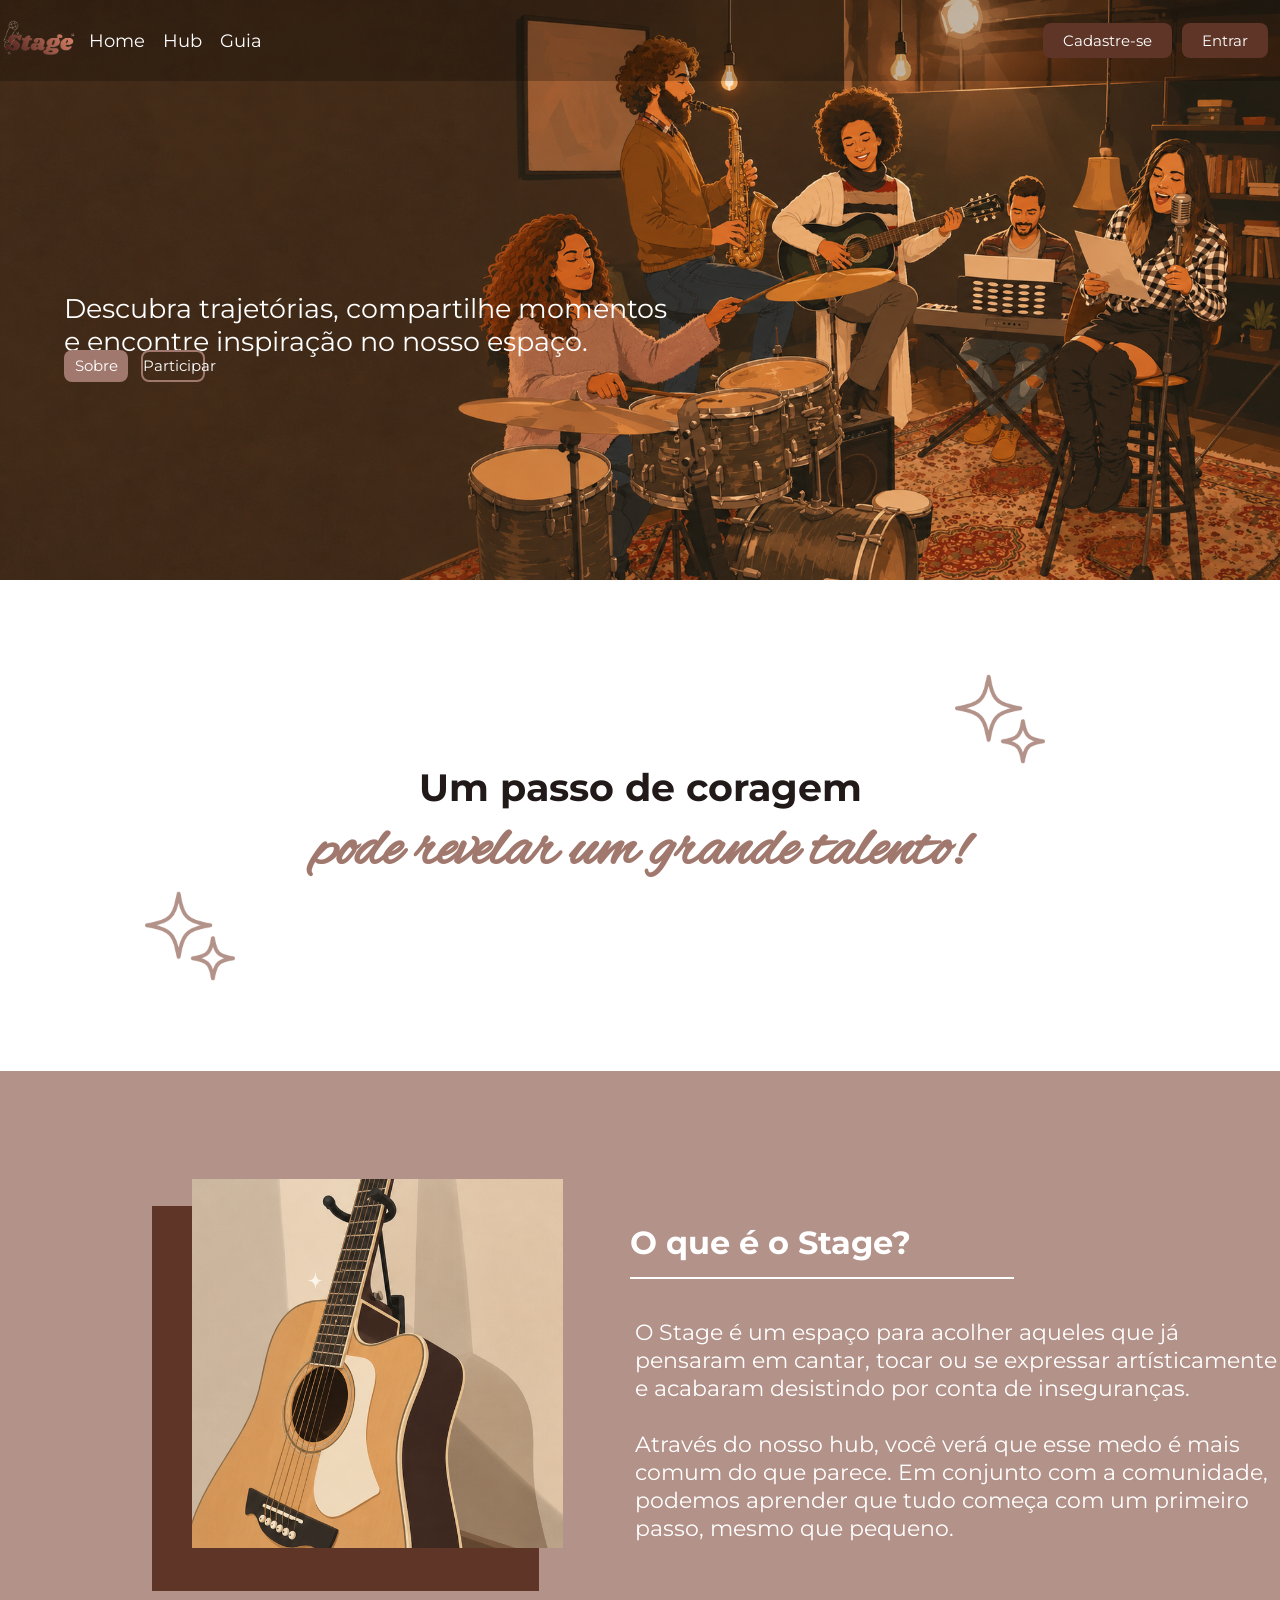
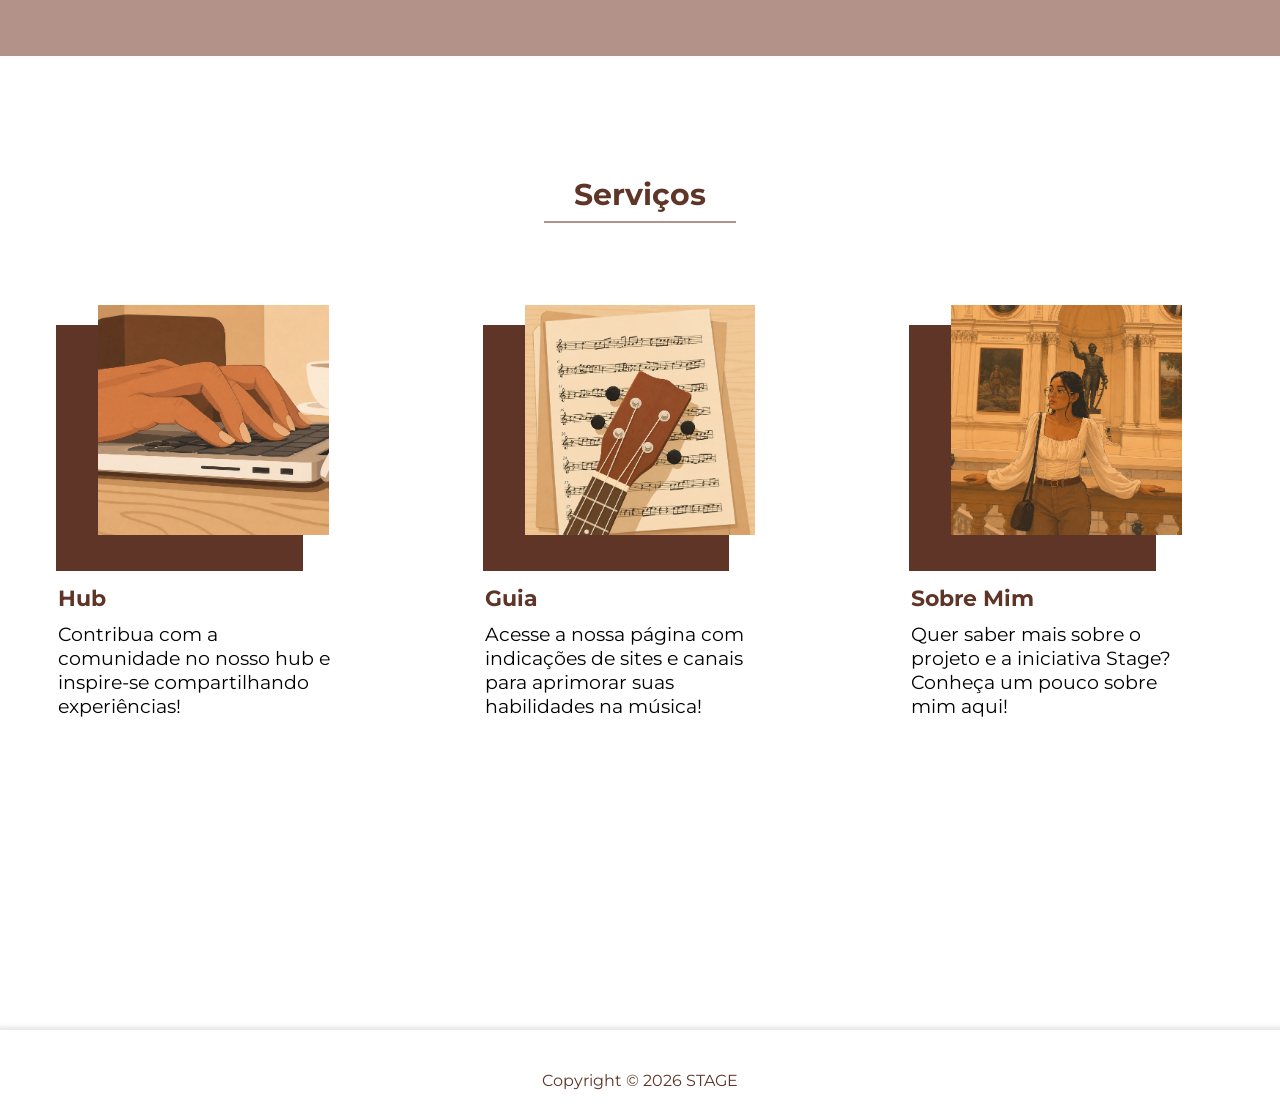
<file: public/index.html>
<!doctype html>
<html lang="en">
  <head>
    <meta charset="UTF-8" />
    <meta name="viewport" content="width=device-width, initial-scale=1.0" />
    <title>Stage - Home</title>
    <link rel="stylesheet" href="./css/index.css" />
  </head>
  <body>
    <header>
      <nav>
        <div class="container-logo-link">
          <div class="logo">
            <img src="./assets/img/logo.png" alt="" />
          </div>

          <div>
            <div class="link">
              <a href="index.html">Home</a>
              <a href="hub.html">Hub</a>
              <a href="guia.html">Guia</a>
            </div>
          </div>
        </div>

        <div class="container-botoes">
          <a href="cadastro.html"
            ><button id="btnCadastro" class="acess" style="display: block">
              Cadastre-se
            </button></a
          >
          <a href="login.html"
            ><button id="btnLogin" class="acess" style="display: block">
              Entrar
            </button></a
          >
          <a href="./dashboard.html"
            ><button id="btnDashboard" class="acess" style="display: none">
              Dashboard
            </button></a
          >
          <button
            onclick="sair()"
            class="exit"
            id="btnSair"
            style="display: none"
          >
            Sair
          </button>
        </div>
      </nav>

      <div class="container-banner">
        <img src="./assets/img/background_home.png" alt="Microfone" />
        <span class="fraseEfeito"
          >Descubra trajetórias, compartilhe momentos <br />
          e encontre inspiração no nosso espaço.</span
        >
        <a href="./about.html"><button class="start">Sobre</button></a>
        <a href="./hub.html"> <button class="coment">Participar</button></a>
      </div>
    </header>

    <main>
      <div class="container-texto">
        <img class="estrela1" src="./assets/img/estrelas.png" alt="" />
        <span class="fraseEfeitoMain"> Um passo de coragem </span>
        <span class="fraseEfeitoColorida">
          pode revelar um grande talento!
        </span>
        <img class="estrela2" src="./assets/img/estrelas.png" alt="" />
      </div>

      <div class="container-sobre">
        <img class="violao" src="./assets/img/violao_about.png" alt="" />

        <div class="tituloSobre">O que é o Stage?</div>

        <div class="sobre">
          O Stage é um espaço para acolher aqueles que já pensaram em cantar,
          tocar ou se expressar artísticamente e acabaram desistindo por conta
          de inseguranças.
          <br /><br />Através do nosso hub, você verá que esse medo é mais comum
          do que parece. Em conjunto com a comunidade, podemos aprender que tudo
          começa com um primeiro passo, mesmo que pequeno.
        </div>
      </div>

      <div class="container-servicos">
        <div class="tituloServicos">Serviços</div>

        <div class="card">
          <a href="./hub.html"><img src="./assets/img/logo_blog.png" alt="" class="imgCard" /></a>
          <a href="./hub.html"><div class="subtitulo">Hub</div></a>
          <div class="texto">
            Contribua com a comunidade no nosso hub e inspire-se compartilhando
            experiências!
          </div>
        </div>

        <div class="card">
          <a href="./guia.html"><img src="./assets/img/logo_dicas.png" alt="" class="imgCard" /></a>
          <a href="./guia.html"><div class="subtitulo">Guia</div></a>
          <div class="texto">
            Acesse a nossa página com indicações de sites e canais para
            aprimorar suas habilidades na música!
          </div>
        </div>

        <div class="card">
          <a href="./about.html"><img src="./assets/img/about-home.png" alt="" class="imgCard"/></a>
          <a href="./about.html"><div class="subtitulo">Sobre Mim</div></a>
          <div class="texto">
            Quer saber mais sobre o projeto e a iniciativa Stage? Conheça um
            pouco sobre mim aqui!
          </div>
        </div>
      </div>
    </main>

    <footer>
      <div class="copy">Copyright © 2026 STAGE</div>
    </footer>
  </body>
</html>

<script>
  window.onload = function () {
    verificarAdm();
    alterarBotao();
  };

  function verificarAdm() {
    let adm = sessionStorage.ADM;
    if (adm == 1) {
      document.getElementById("btnDashboard").style.display = "block";
    }
  }

  function alterarBotao() {
    if (sessionStorage.ID_USUARIO) {
      document.getElementById("btnCadastro").style.display = "none";
      document.getElementById("btnLogin").style.display = "none";
      document.getElementById("btnSair").style.display = "block";
    }
  }

  function sair() {
    sessionStorage.clear();
    window.location = "index.html";
  }
</script>
</file>
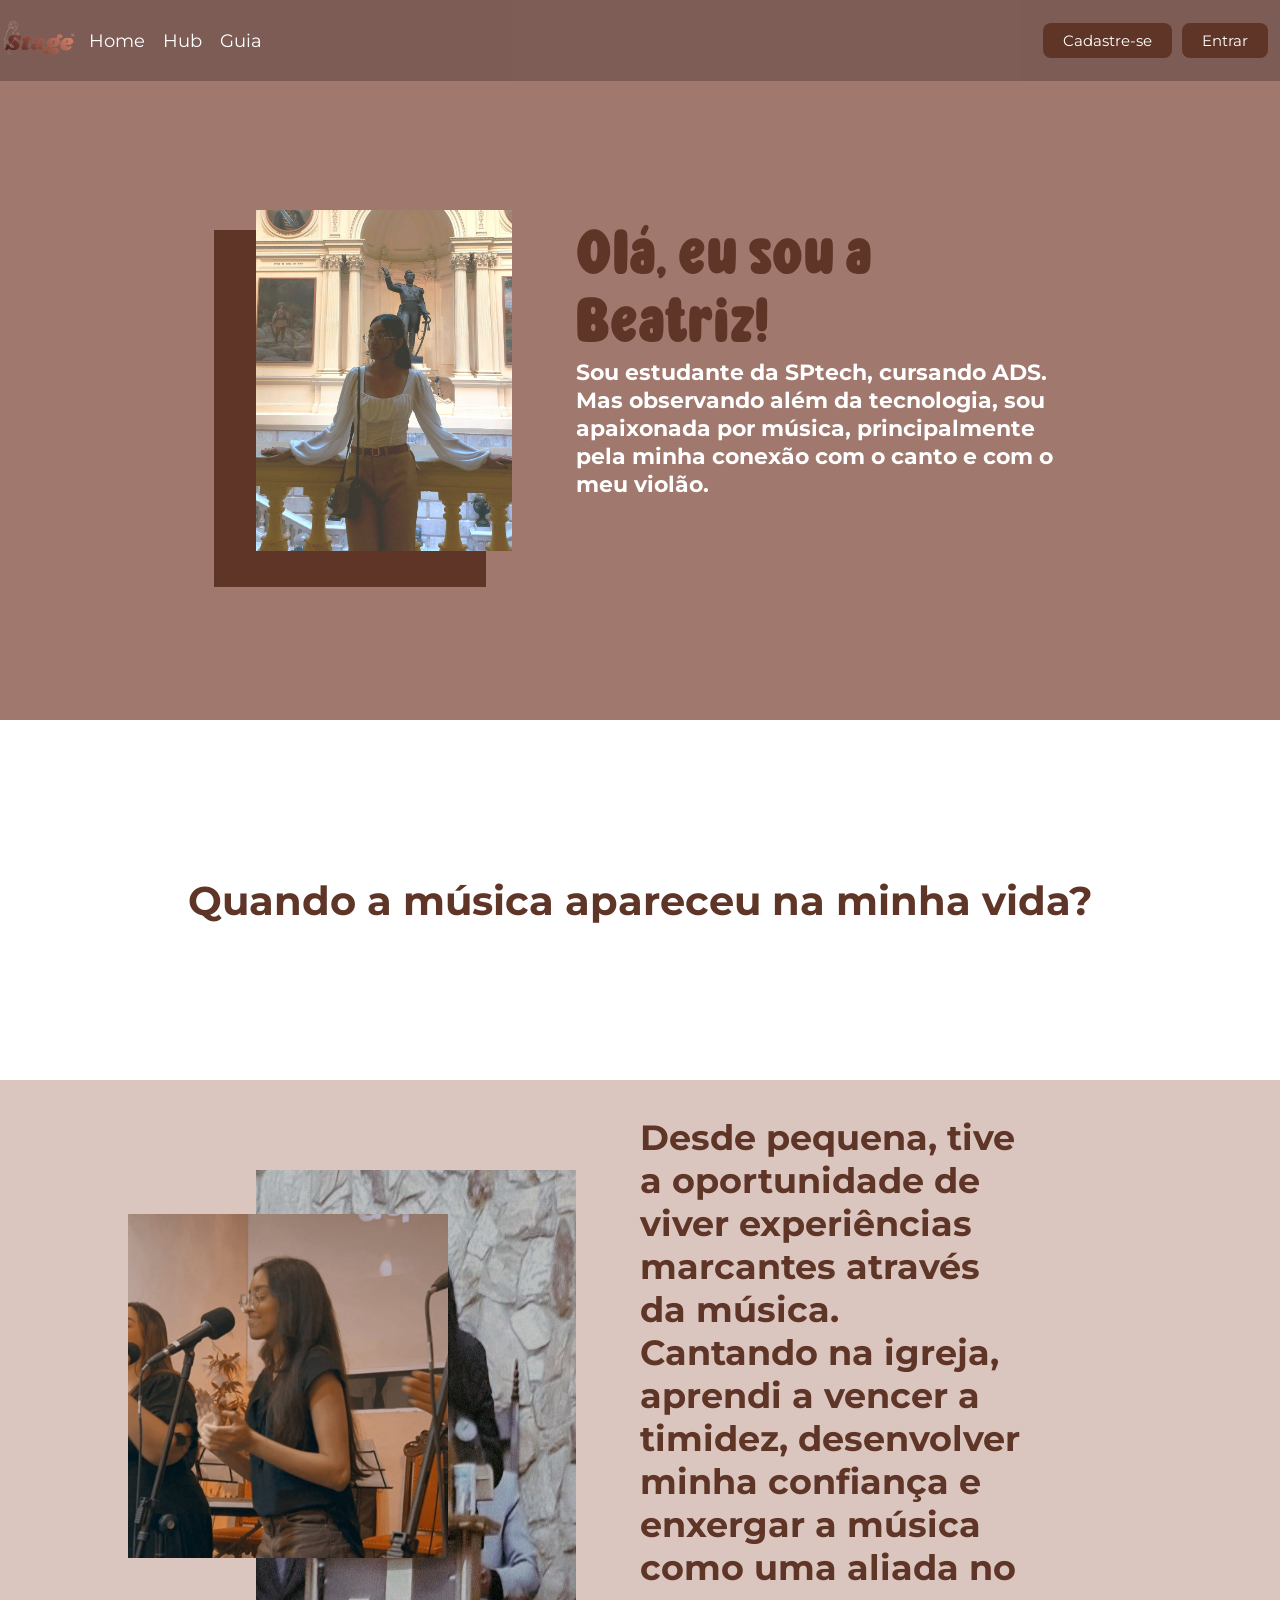
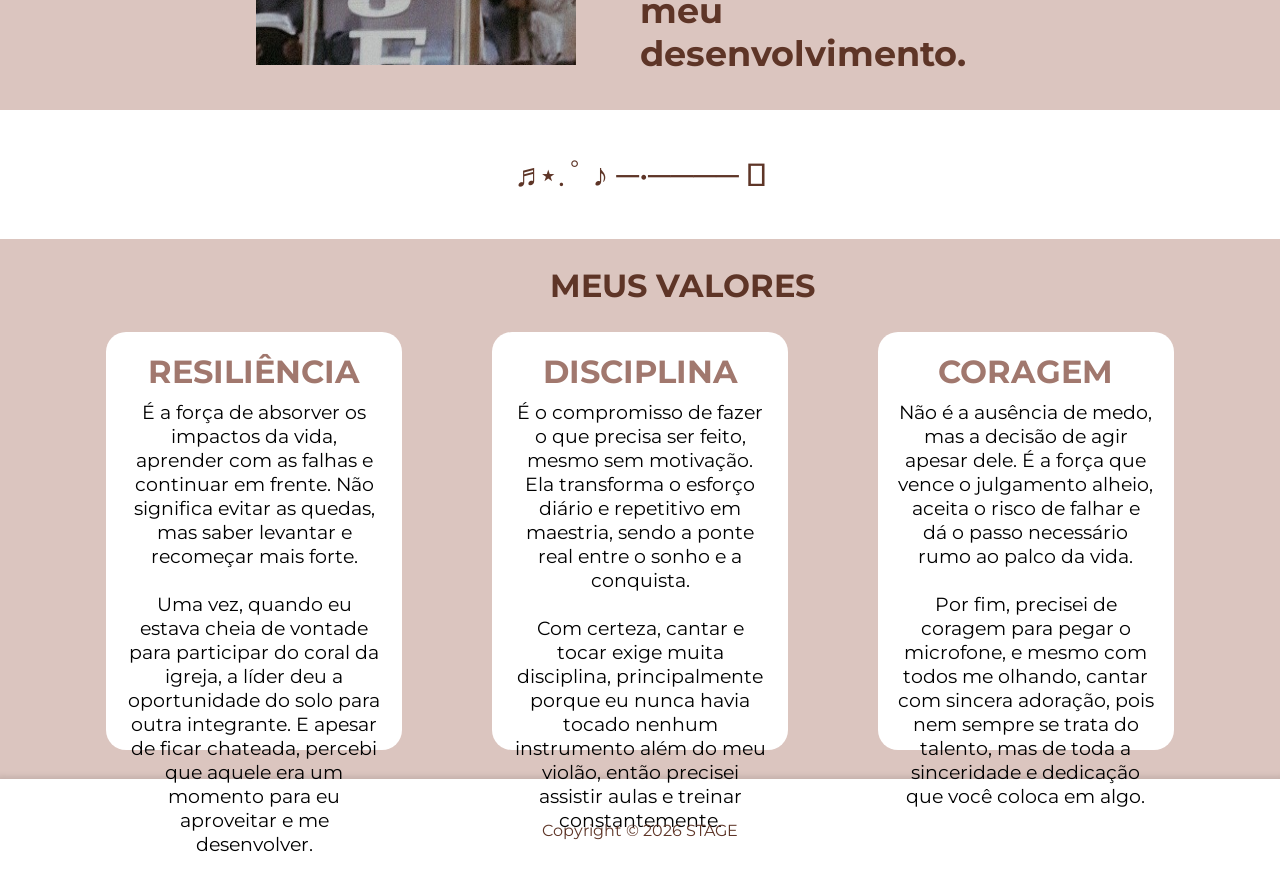
<file: public/about.html>
<!DOCTYPE html>
<html lang="en">
<head>
    <meta charset="UTF-8">
    <meta name="viewport" content="width=device-width, initial-scale=1.0">
    <title>Sobre Mim</title>
    <link rel="stylesheet" href="./css/about.css">
</head>
<body>
   <header>
      <nav>
        <div class="container-logo-link">
          <div class="logo">
            <img src="./assets/img/logo.png" alt="" />
          </div>

          <div>
            <div class="link">
              <a href="index.html">Home</a>
              <a href="hub.html">Hub</a>
              <a href="guia.html">Guia</a>
            </div>
          </div>
        </div>

        <div class="container-botoes">
          <a href="cadastro.html"
            ><button id="btnCadastro" class="acess" style="display: block">
              Cadastre-se
            </button></a
          >
          <a href="login.html"
            ><button id="btnLogin" class="acess" style="display: block">
              Entrar
            </button></a
          >
          <a href="./dashboard.html"
            ><button id="btnDashboard" class="acess" style="display: none">
              Dashboard
            </button></a
          >
          <button
            onclick="sair()"
            class="exit"
            id="btnSair"
            style="display: none"
          >
            Sair
          </button>
        </div>
      </nav>
    </header>

    <main>
        <div class="banner">
            <div class="img-banner">
                <img src="./assets/img/about-banner.jpg" alt="" class="cantando">
            </div>

            <div class="texto-banner">
                <div class="frase">Olá, eu sou a Beatriz!</div>
                <div class="descricao">Sou estudante da SPtech, cursando ADS. Mas observando além da tecnologia, 
                  sou apaixonada por música, principalmente pela minha conexão com o canto e com o meu violão.</div>
            </div>
        </div>
        
        <div class="fraseEfeito">
          Quando a música apareceu na minha vida?
        </div>

        <div class="container-linhadavida">
          <img src="./assets/img/about-crianca.jpg" alt="" class="imgCrianca" id="crianca" onmousemove="aparecerImagem()" onmouseleave="voltarImagem()" >
          <img src="./assets/img/about-adulta.jpeg" alt="" class="imgAdulta" id="adulta">
          <div class="descricao">
            Desde pequena, tive a oportunidade de viver experiências marcantes através da música. 
            Cantando na igreja, aprendi a vencer a timidez, desenvolver minha confiança e enxergar a música como uma aliada no meu desenvolvimento.
          </div>
        </div>

        <div class="quebra-linha">♬⋆.˚ ♪ ─•──── 𖦤</div>

        <div class="titulo-valores">MEUS VALORES</div>
        <div class="container-valores">
          <div class="cards">
            <div class="titulo">RESILIÊNCIA</div>
            <div class="descricao">É a força de absorver os impactos da vida, 
            aprender com as falhas e continuar em frente. Não significa evitar as quedas, mas saber levantar e recomeçar mais forte.
            <br> <br>
            Uma vez, quando eu estava cheia de vontade para participar do coral da igreja, a líder deu a oportunidade do solo para outra integrante. E apesar de ficar chateada,
            percebi que aquele era um momento para eu aproveitar e me desenvolver.
          </div>
          </div>
          
          <div class="cards">
            <div class="titulo">DISCIPLINA</div>
            <div class="descricao">É o compromisso de fazer o que precisa ser feito, mesmo sem motivação. 
            Ela transforma o esforço diário e repetitivo em maestria, sendo a ponte real entre o sonho e a conquista.
            <br> <br>
            Com certeza, cantar e tocar exige muita disciplina, 
            principalmente porque eu nunca havia tocado nenhum instrumento além do meu violão, então precisei assistir aulas e treinar constantemente.
          </div>
          </div>

          <div class="cards">
            <div class="titulo">CORAGEM</div>
            <div class="descricao">Não é a ausência de medo, mas a decisão de agir apesar dele. É a força que vence o 
            julgamento alheio, aceita o risco de falhar e dá o passo necessário rumo ao palco da vida.
            <br> <br>
            Por fim, precisei de coragem para pegar o microfone, e mesmo com todos me olhando, cantar com sincera adoração, 
            pois nem sempre se trata do talento, mas de toda a sinceridade e dedicação que você coloca em algo.
          </div>
          </div>
        </div>
    </main>

    <footer>
      <div class="copy">Copyright © 2026 STAGE</div>
    </footer>

</body>
</html>
<script>
  function aparecerImagem() {
    let imagemCrianca = document.getElementById("crianca")
    let imagemAdulta = document.getElementById("adulta")

    imagemCrianca.style.zIndex = 700;
    imagemAdulta.style.zIndex = 0;
  }

 function voltarImagem() {
   let imagemAdulta = document.getElementById("adulta")
   let imagemCrianca = document.getElementById("crianca")

   imagemAdulta.style.zIndex = 400;
   imagemCrianca.style.zIndex = 0;
 } 

</script>
</file>
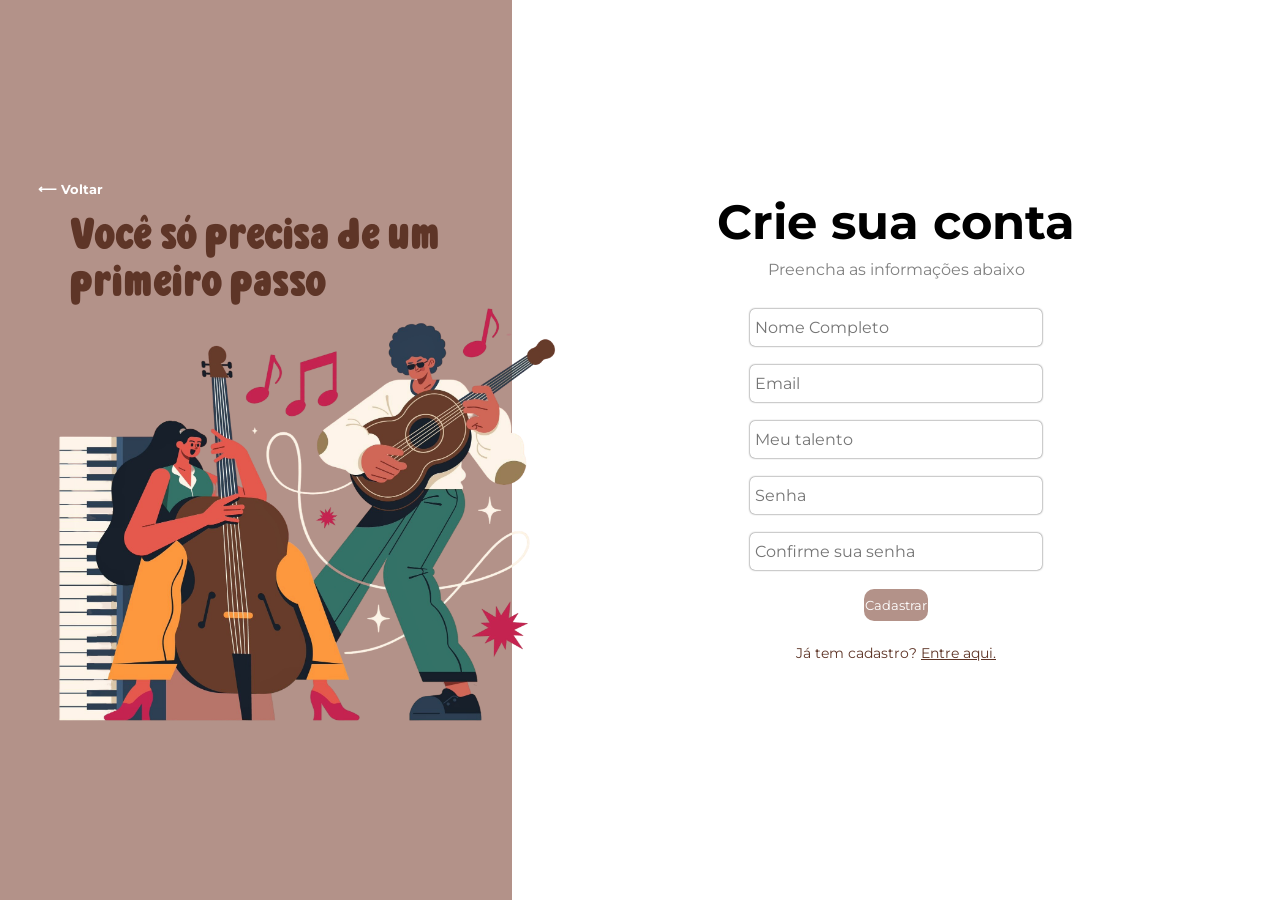
<file: public/cadastro.html>
<!DOCTYPE html>
<html lang="en">
  <head>
    <meta charset="UTF-8">
    <meta name="viewport" content="width=device-width, initial-scale=1.0">
    <title>Cadastro</title>
    <link rel="stylesheet" href="./css/cadastro.css">
  </head>
  <body>
    
    <div class="alerta" id="alertCadastro">
    <span id="mensagem_erro"></span>
    </div>
  <main>
    <div class="container-ilustracao">
        <a href="./index.html"><button class="voltar">⟵ Voltar</button></a>
        <div class="fraseEfeito">Você só precisa de um primeiro passo</div>
        <img class="ilustracao" src="./assets/img/musica-cadastro.png" alt="">
    </div>

    <div class="container-forms">
        <div class="tituloForms">Crie sua conta</div>
        <span class="subtitulo">Preencha as informações abaixo</span>
        <input placeholder="Nome Completo" type="text" id="ipt_nome"> <br>
        <input placeholder="Email" type="text" id="ipt_email"> <br>
        <input placeholder="Meu talento" type="text" id="ipt_vocacao"> <br>
        <input placeholder="Senha" type="password" id="ipt_senha" > <br>
        <input placeholder="Confirme sua senha" type="password" id="ipt_confirmacao"> <br>

        <button onclick="cadastrar()">Cadastrar</button>
        <small>Já tem cadastro? <a href="./login.html">Entre aqui.</small> </a>
        <div id="mensagem" class="mensagem"></div>
    </div>
  </main>
</body>
</html>
<script src="./js/cadastro.js"></script>
</file>
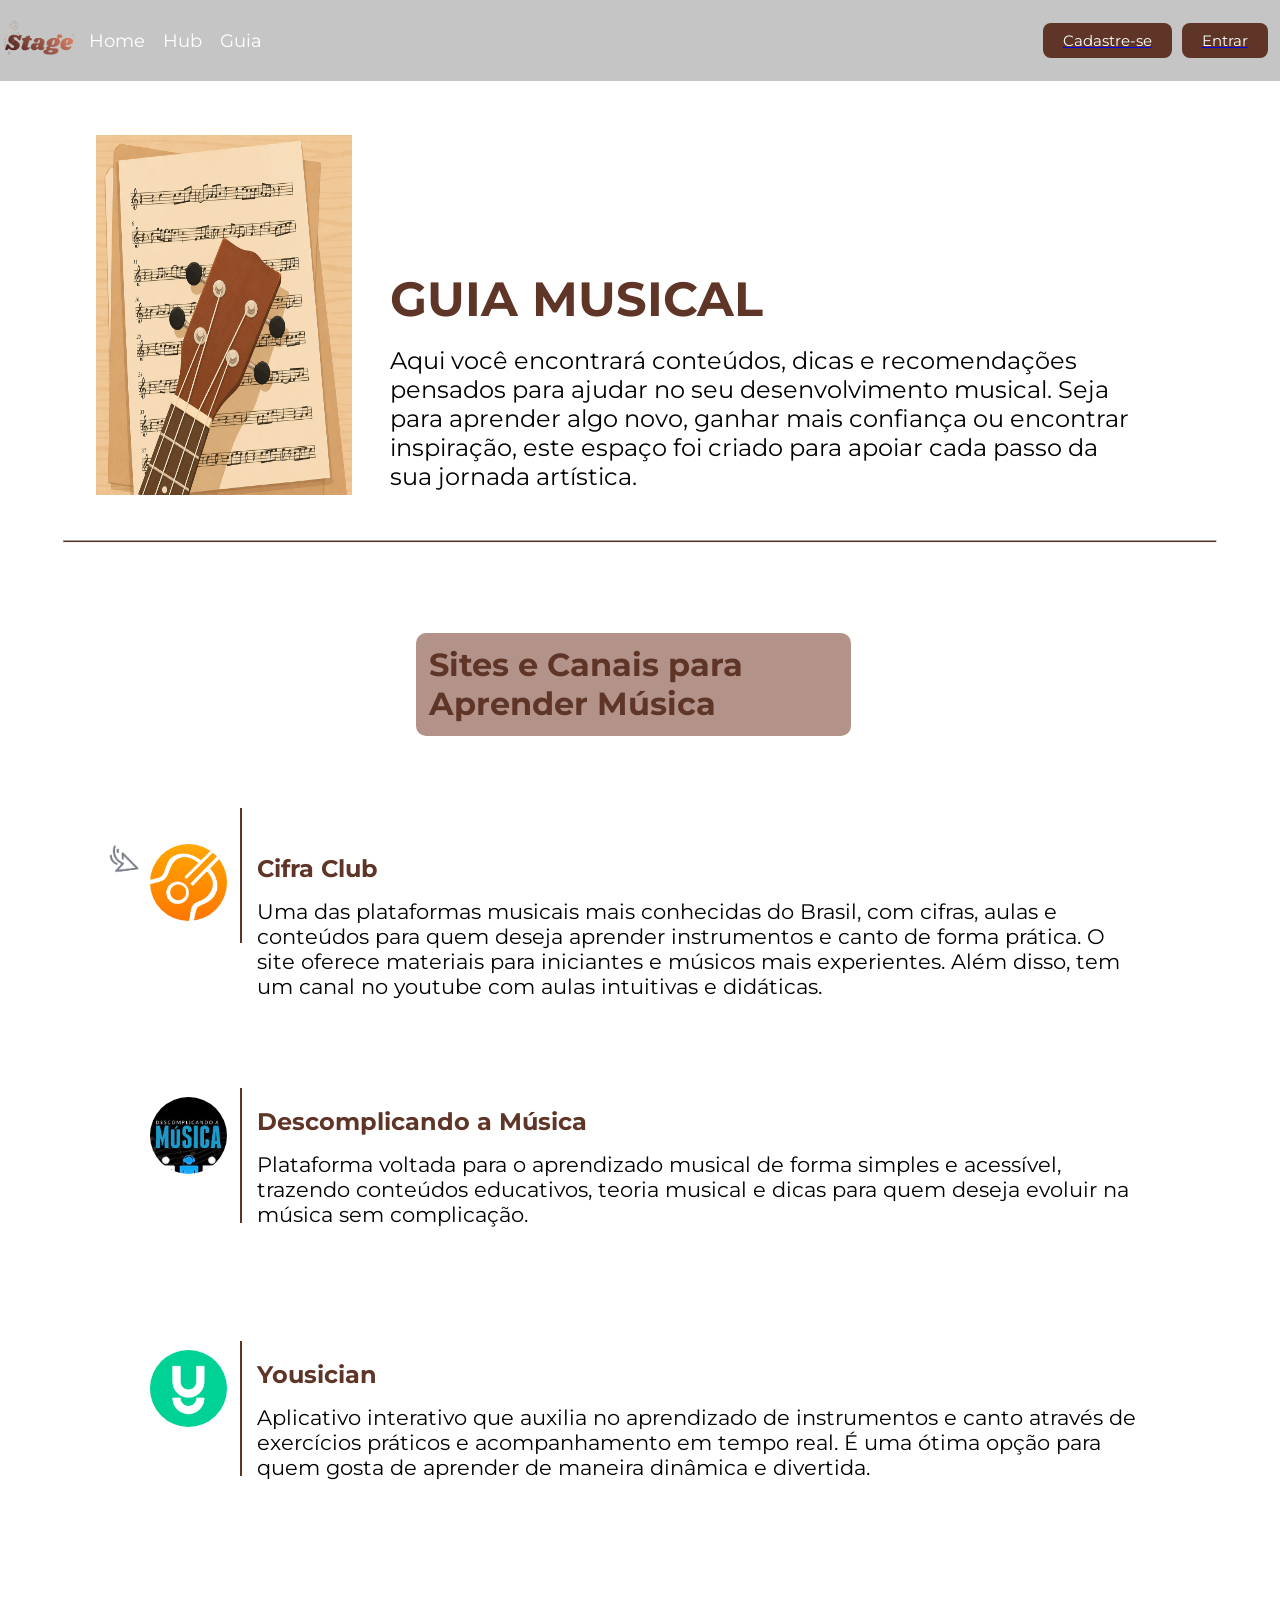
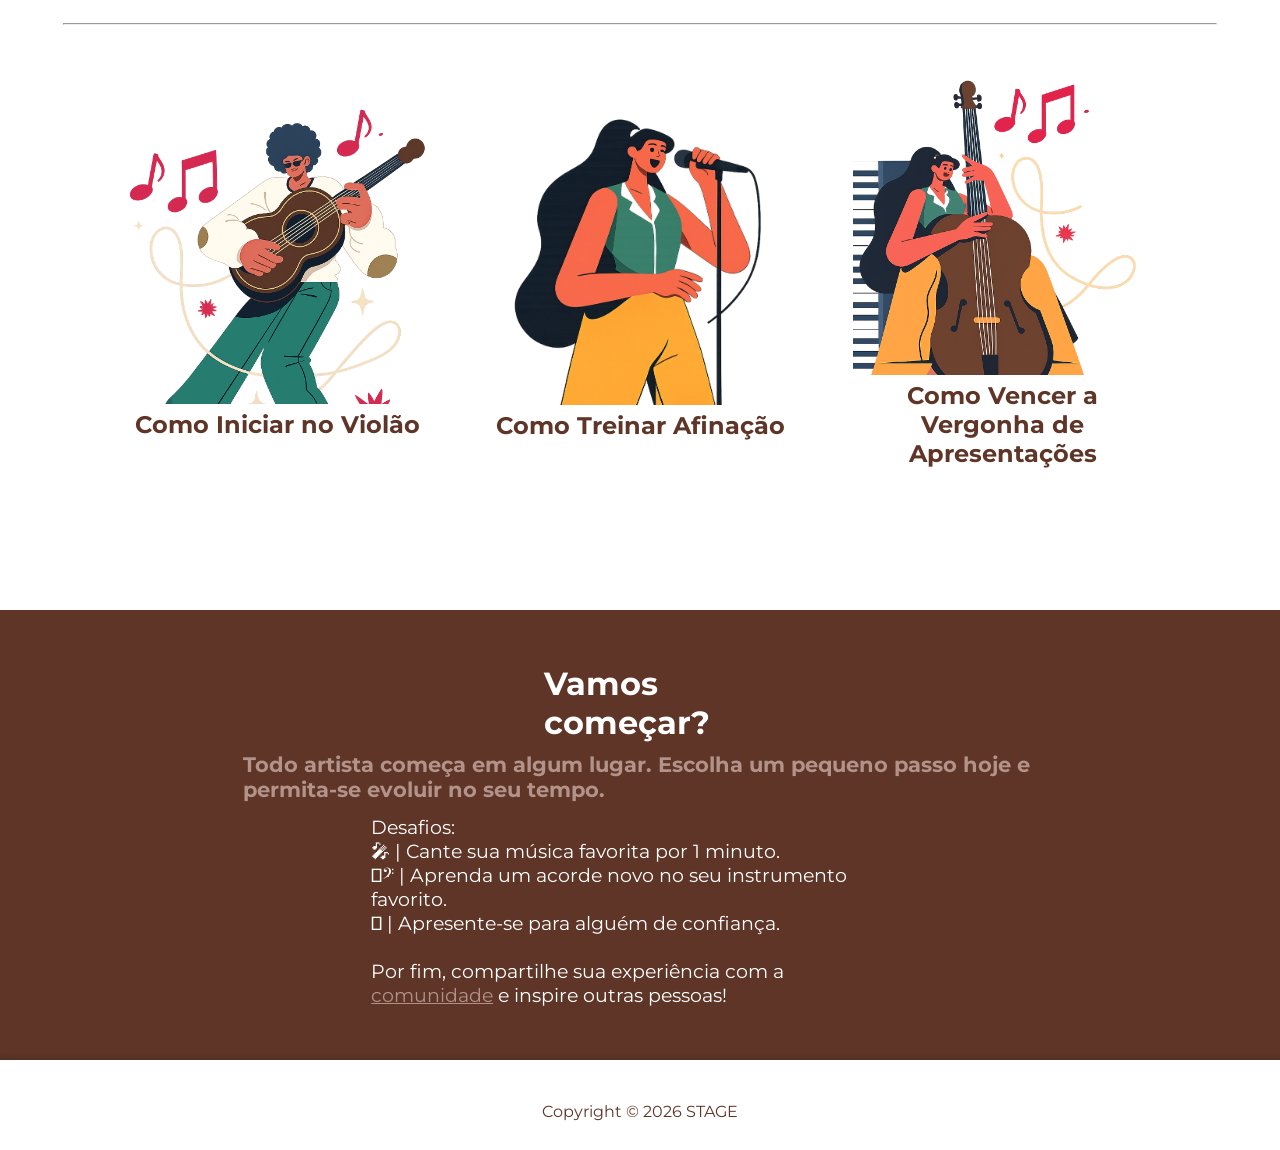
<file: public/guia.html>
<!DOCTYPE html>
<html lang="en">
<head>
    <meta charset="UTF-8">
    <meta name="viewport" content="width=device-width, initial-scale=1.0">
    <title>Guia Musical</title>
    <link rel="stylesheet" href="./css/guia.css">
</head>
<body>
    <header>
   <nav>
        <div class="container-logo-link">
          <div class="logo">
            <img src="./assets/img/logo.png" alt="" />
          </div>

          <div>
            <div class="link">
              <a href="index.html">Home</a>
              <a href="hub.html">Hub</a>
              <a href="guia.html">Guia</a>
            </div>
          </div>
        </div>

        <div class="container-botoes">
          <a href="cadastro.html"
            ><button id="btnCadastro" class="acess" style="display: block">
              Cadastre-se
            </button></a
          >
          <a href="login.html"
            ><button id="btnLogin" class="acess" style="display: block">
              Entrar
            </button></a
          >
          <a href="./dashboard.html"
            ><button id="btnDashboard" class="acess" style="display: none">
              Dashboard
            </button></a
          >
          <button
            onclick="sair()"
            class="exit"
            id="btnSair"
            style="display: none"
          >
            Sair
          </button>
        </div>
      </nav>
  </header>

  <main>
    <div class="container-conteudo">
        <div class="container-header">
            <img src="./assets/img/logo_dicas.png" alt="">
        <div class="header">
            <span class="titulo">GUIA MUSICAL</span>
            <div class="texto">Aqui você encontrará conteúdos, dicas e recomendações pensados para ajudar no 
                seu desenvolvimento musical. Seja para aprender algo novo, ganhar mais confiança ou 
                encontrar inspiração, este espaço foi criado para apoiar cada passo da sua jornada artística.</div>
        </div>
        </div>
        <hr class="horizontalA">
        <div class="container-cards">
            <div class="cards">
               <div class="titulo">Sites e Canais para Aprender Música</div>
               <div class="container-sites">

                <img src="./assets/img/seta-guia.png" alt="" class="setinha">

                <div class="conteudo-site">
                    <div class="link">
                <a href="https://www.youtube.com/@cifraclub" target="_blank">
               <img src="./assets/img/cifraclub_logo.png" alt="">
                </a>
                <hr class="verticalA">
                </div>
                <div class="conteudo-texto">
                <div class="subtitulo">Cifra Club</div>
                <div class="descricao">Uma das plataformas musicais mais conhecidas do Brasil, com cifras, 
                    aulas e conteúdos para quem deseja aprender instrumentos e canto de forma prática. 
                    O site oferece materiais para iniciantes e músicos mais experientes. Além disso, tem um canal
                no youtube com aulas intuitivas e didáticas.</div>
                    </div>
                </div>
                
                
                <div class="conteudo-site">
                <a href="https://www.youtube.com/@DescomplicandoMusica" target="_blank">
               <img src="./assets/img/logo_descomplica.jpg" alt="">
                </a>
                <hr class="verticalB">
               <div class="conteudo-texto">
                <div class="subtitulo">Descomplicando a Música</div>
                <div class="descricao">Plataforma voltada para o aprendizado musical de forma simples e acessível, 
                     trazendo conteúdos educativos, teoria musical e dicas para quem deseja evoluir na
                     música sem complicação.</div>
                    </div>
                </div>

                <div class="conteudo-site">
                <a href="https://yousician.com/pt_BR/" target="_blank">
               <img src="./assets/img/logo_yousi.png" alt="">
                </a>
                <hr class="verticalB">
                <div class="conteudo-texto">
                    <div class="subtitulo">Yousician</div>
                    <div class="descricao">Aplicativo interativo que auxilia no aprendizado de instrumentos e canto através de exercícios práticos e 
                        acompanhamento em tempo real. É uma ótima opção para quem gosta de aprender 
                        de maneira dinâmica e divertida.</div>
                    </div>
                </div>
            </div>
        </div>
    </div>
            <hr class="horizontalB">   
        
            <div class="container-guias">
                <button id="btnViolao">
                <img src="./assets/img/background_dicas_violao.png" alt=""> Como Iniciar no Violão
                </button>

                <button id="btnAfinacao">
                    <img src="./assets/img/backgrounds_dicas_afinacao.png" alt="">Como Treinar Afinação
                </button>

                <button id="btnVergonha">
                    <img src="./assets/img/background-apreentar.png" alt="">Como Vencer a Vergonha de Apresentações
                </button>
            </div> 

            <div class="container-texto-botao">
                <div id="conteudoViolao">
                    <p>
                        Foque primeiro nos acordes básicos, 
                        pratique trocas simples e escolha músicas que você goste de ouvir. <br> <br>A prática constante é o que realmente faz diferença. 
                        Mesmo alguns minutos por dia já ajudam no seu desenvolvimento. <br>
                    </p>
                </div>

                <div id="conteudoAfinacao">
                    <p>
                        Uma boa forma de começar é cantar junto com músicas mais calmas e tentar acompanhar as notas com cuidado. <br> <br>Ouvir bastante música, 
                        praticar exercícios vocais e gravar sua própria voz 
                        também pode ajudar a perceber sua evolução ao longo do tempo. <br>
                    </p>
                </div>
                
                <div id="conteudoVergonha">
                    <p>
                       Sentir vergonha ao se aprentar é algo muito comum, principalmente no começo. Muitas vezes o medo do julgamento nos congela. 
                       <br> <br> Comece em ambientes onde você se sinta confortável, como sozinho no quarto ou 
                       perto de pessoas de confiança. Aos poucos, pequenas experiências ajudam a construir mais segurança e confiança. <br>
                    </p>
                </div>
            </div>
        

            <div class="container-desafio">
                <div class="titulo">Vamos começar? </div>
                <div class="subtitulo"> Todo artista começa em algum lugar.
                Escolha um pequeno passo hoje e permita-se evoluir no seu tempo. <br>
                </div>
            
            <div class="sugestoes">
                Desafios: <br>
                🎤︎︎ | Cante sua música favorita por 1 minuto. <br>
                𓏲ּ𝄢 | Aprenda um acorde novo no seu instrumento favorito. <br>
                𖦹 | Apresente-se para alguém de confiança. <br> <br>
                <p> Por fim, compartilhe sua experiência com a <a href="./hub.html">comunidade</a> e inspire outras pessoas! </p>
            </div>
            </div>

            <footer>
            <div class="copy">Copyright © 2026 STAGE</div>
            </footer>

 
    </div>    
  </main>
</body>
</html>
<script src="./js/guia.js"></script>
</file>
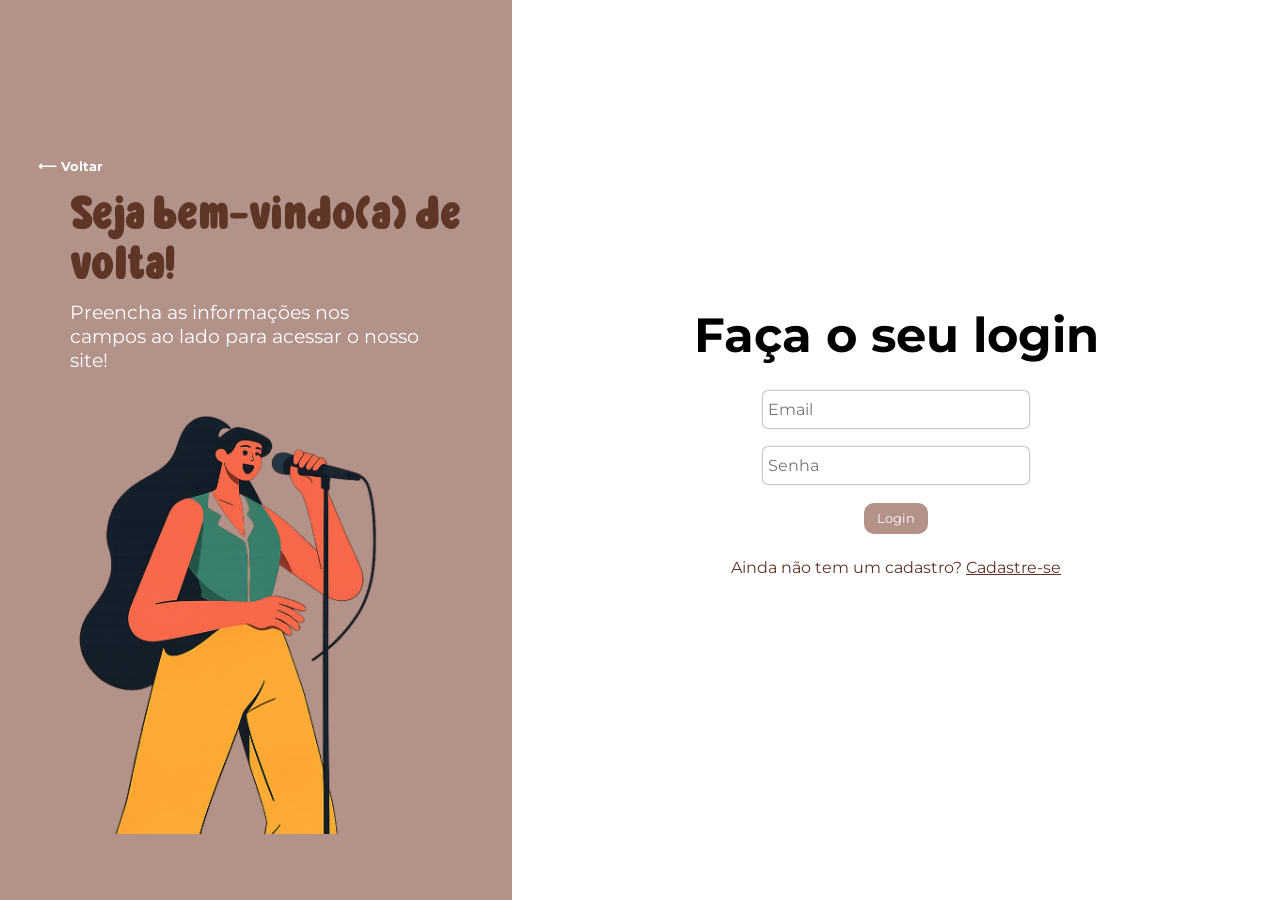
<file: public/login.html>
<!DOCTYPE html>
<html lang="en">
<head>
    <meta charset="UTF-8">
    <meta name="viewport" content="width=device-width, initial-scale=1.0">
    <title>Login</title>
    <link rel="stylesheet" href="./css/login.css">
</head>
<body>

  <div class="alerta" id="alertCadastro">
  <span id="mensagem_erro"></span>
  </div>
  <main>
    <div class="container-ilustracao">
        <a href="./index.html"><button class="voltar">⟵ Voltar</button></a>
        <div class="fraseEfeito">Seja bem-vindo(a) de volta!</div>
          <div class="subtexto">Preencha as informações nos campos ao lado 
          para acessar o nosso site!</div>
        <img class="ilustracao" src="./assets/img/mulher-cantando.png" alt="">
    </div>

    <div class="container-forms">
        <div class="tituloForms">Faça o seu login</div>
        <input placeholder="Email" type="text" id="ipt_email"> <br>
        <input placeholder="Senha" type="password" id="ipt_senha" > <br>

        <button onclick="autenticar()">Login</button>
        <small>Ainda não tem um cadastro? <a href="./cadastro.html">Cadastre-se</small> </a>
       <div class="pop-up" id="popLogin"></div>
    </div>
  </main>
</body>
</html>
<script src="./js/login.js"></script>
</file>
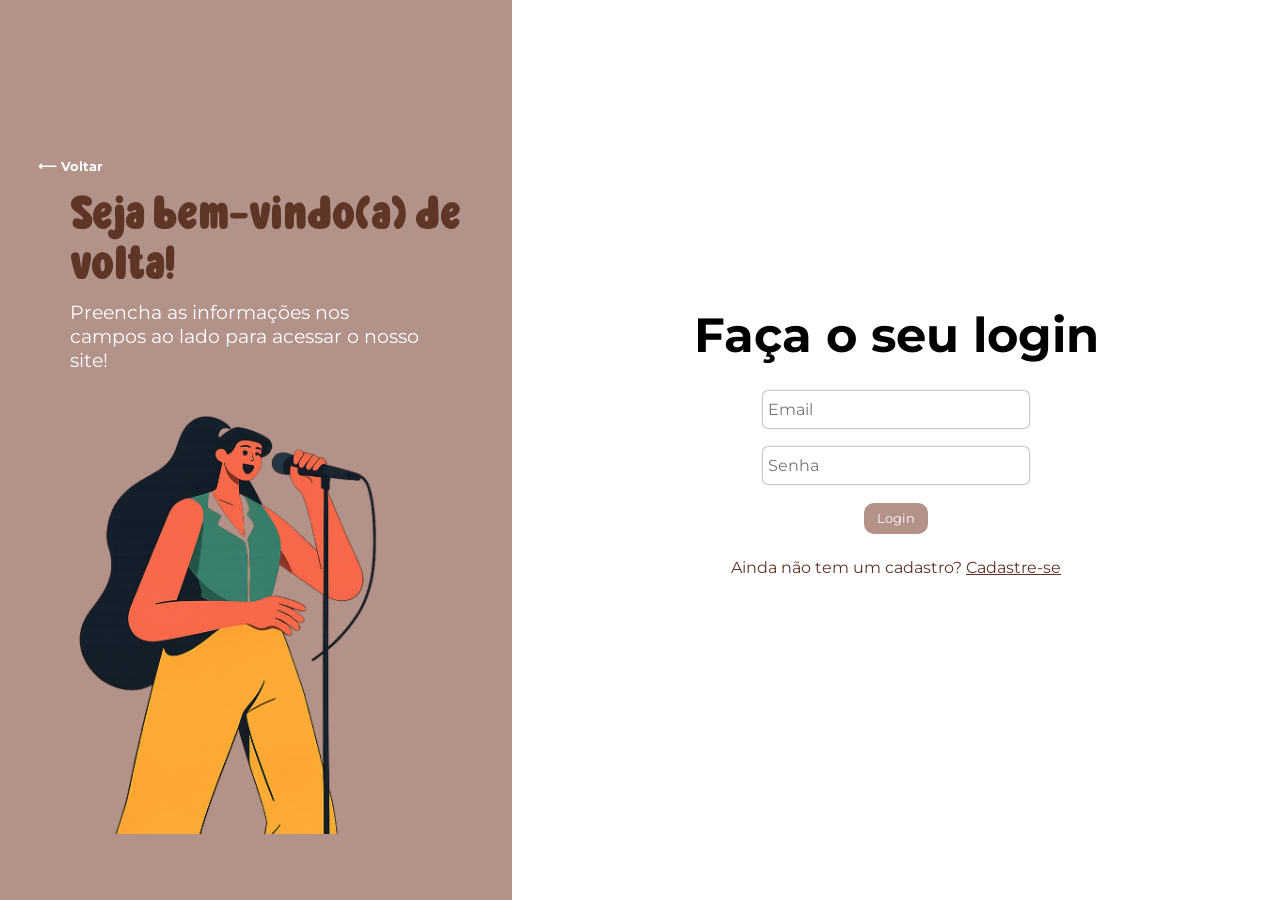
<file: public/quiz (cancelado).html>
<!DOCTYPE html>
<html lang="en">
<head>
    <meta charset="UTF-8">
    <meta name="viewport" content="width=device-width, initial-scale=1.0">
    <title>Quiz</title>
    <link rel="stylesheet" href="./css/quiz.css">
</head>
<body>
    <header>
    <nav>
        <div class="logo">
            <img src="./assets/img/logo.png" alt=""> 
        </div>
        
        <div class="link">
        <a class="link" href="index.html">Home</a>
        <a class="link" href="quiz.html">Quiz</a>
        <a class="link" href="dashboard.html">Dashboard</a>
        </div>
        
        <div class="forms">
            <button><a class="acess" href="cadastro.html">Participe</a></button>
        </div>
    </nav>
  </header>
  
  <main>
        <h1>Quiz Musical: Qual o meu estilo?</h1>

        Informe o seu artista mais ouvido do momento: <br>
        <input type="text" id="input_artistas">
        <br>
        <button onclick="exibirLista()">Mostrar Meu Estilo Musical</button>
        <div id="div_mensagem"></div>

    
  </main>

</body>
</html>
<script>

     window.onload = function () {
    if (sessionStorage.ID_USUARIO) {
        document.getElementById("btnParticipe").style.display = "none";
        } else {
            alert('Você precisa estar logado!')
            window.location.href = "login.html"
            return false
        }
    }

    const listaDePerguntas = [

        {
        pergunta: "O que não pode faltar em uma musica que está na sua playlist?",
        alternativaA: "Um refrão legal, que gruda na cabeça e dá vontade de cantar junto.", // (Pop) 
        alternativaB: "Solos de guitarra, energia alta e uma bateria bem marcada.", //(Rock) 
        alternativaC: "Rimas inteligentes, um 'beat' interessante e uma mensagem profunda.", // (Hip Hop/Rap) 
        alternativaD: "Uma sonoridade diferente, melancólica ou com instrumentos alternativos.", // (Indie) 
        alternativaE:"Uma letra que fale de sentimentos reais, acompanhada de um instrumental acústico." // (Sertanejo)
        },

        {
        pergunta: "Qual das situações abaixo definem seu fim de semana ideal?",
        alternativaA: "Uma festa com os amigos onde toca musicas animadas e em alta no momento.", //(Pop) 
        alternativaB: "Ir a um show ao vivo em um lugar com muita agitação e som alto.", //(Rock) 
        alternativaC: "Um encontro urbano, ouvindo música enquanto observa o movimento da cidade.", //(Hip Hop/Rap) 
        alternativaD: "Ficar em casa e aproveitar seus hobbies, ou em um festival de música alternativa.",  //(Indie) 
        alternativaE: "Um churrasco com os amigos e familiares, com muita conversa e música que todo mundo sabe cantar." // (Sertanejo) 
        },

        {
        pergunta: "Se você fosse um artista, qual seria seu look ideal?" ,
        alternativaA: "Roupas brilhantes, coreografias ensaiadas e bastante produção visual.", // (Pop)
        alternativaB: "Jaqueta de couro, jeans e camisetas de banda.", // (Rock)
        alternativaC: "Tênis marcante, correntes, roupas largas (oversized/streetwear).", // (Hip Hop/Rap)
        alternativaD: "Um look vintage, artístico e acessórios legais.", // (Indie)
        alternativaE: "Chapéu, bota, fivela ou um estilo casual moderno.", // (Sertanejo)
        }
        
    ]

    function sugerir() {
        for (let i = 1; i < sugestoes.length; i++)
        contador++
    }

    function estiloMusical() {
        
        if (artistaFav.includes('') || artistaFav.includes() || artistaFav.includes() || 
        artistaFav.includes() || artistaFav.includes()) {
           pontosPop +=2
        } 

        if (artistaFav.includes('') || artistaFav.includes() || artistaFav.includes() || 
        artistaFav.includes() || artistaFav.includes()) {
           pontosRock +=2
        } 

        if (artistaFav.includes('') || artistaFav.includes() || artistaFav.includes() || 
        artistaFav.includes() || artistaFav.includes()) {
           pontosHipHop +=2
        } 

        if (artistaFav.includes('') || artistaFav.includes() || artistaFav.includes() || 
        artistaFav.includes() || artistaFav.includes()) {
           pontosIndie +=2
        } 

        if (artistaFav.includes('') || artistaFav.includes() || artistaFav.includes() || 
        artistaFav.includes() || artistaFav.includes()) {
           pontosSertanejo +=2
        } 

        
        div_mensagem.innerHTML = `${mensagem}`
    }
    
        if (!sessionStorage.ID_USUARIO) {
            alert("Você precisa estar logado!");
            window.location = "login.html";
        }

</script>
</file>
<file: public/css/index.css>
/* Declarando Cores ---------------------------------------- */
:root {
    --primaria: #5e3527;
    --secundaria: #b39289;
    --terciaria: #a1786e;
}

/* Declarando Fontes Personalizadas ---------------------------------------- */
@font-face {
    font-family: "Montserrat";
    src: url("../assets/fonts/Montserrat-VariableFont_wght.ttf");
    font-weight: 100 900;
    font-style: normal;
}

@font-face {
    font-family: "Caligrafia";
    src: url("../assets/fonts/AlexBrush-Regular.ttf");
}

@font-face {
    font-family: "Heart";
    src: url("../assets/fonts/Heart Bubble.otf");
}

/* ---------------------------------------- */
* {
    margin: 0px;
    font-family: "Montserrat", sans-serif;
    padding: 0px;
}

body {
    background-color: white;
}

button {
    border: none;
    background: none;
    outline: none;
    cursor: pointer;
}

a {
    text-decoration: none;
}

/* NAVBAR ---------------------------------------- */
header {
    nav {
        position: fixed;
        z-index: 10;
        min-height: 9vh;
        min-width: 100%;
        display: flex;
        flex-direction: row;
        justify-content: space-around;
        gap: 60vw;
        align-items: center;
        background-color: rgba(0, 0, 0, 0.226);

        .container-logo-link {
            display: flex;
            align-items: center;
        }

        .logo img {
            height: auto;
            width: 5.8vw;
        }

        .link {
            display: flex;
            margin-left: 1vw;
            gap: 10px
        }

        .link a {
            font-size: 18px;
            padding-right: 8px;
            text-align: end;
            text-decoration: none;
            color: white;
        }

        .container-botoes {
            min-width: 10vw;
            display: flex;
            flex-direction: row;
            justify-content: center;
            gap: 10px
        }

        .acess {
            font-size: 15px;
            text-decoration: none;
            padding: 8px 20px;
            background-color: var(--primaria);
            color: white;
            border-radius: 8px;
            border: none;
            cursor: pointer;
        }

        .exit {
            width: 5vw;
            height: 3.8vh;
            font-size: 15px;
            text-decoration: none;
            border: 2px solid var(--terciaria);
            color: white;
            border-radius: 8px;
            cursor: pointer;
        }
    }

    /* ---------------------------------------- */

    /* banner  ---------------------------------------- */
    .container-banner {
        position: relative;
        width: 100%;
    }

    .container-banner img {
        width: 100%;
        max-height: 90vh;
    }

    .fraseEfeito {
        position: absolute;
        top: 50%;
        left: 5%;
        font-size: 1.7rem;
        color: white;
    }

    .start {
        width: 5vw;
        height: 3.5vh;
        font-size: 15px;
        text-decoration: none;
        background-color: var(--terciaria);
        color: white;
        border-radius: 8px;
        cursor: pointer;
        position: absolute;
        top: 60%;
        left: 5%;
    }

    .coment {
        width: 5vw;
        height: 3.5vh;
        font-size: 15px;
        text-decoration: none;
        border: 2px solid var(--terciaria);
        color: white;
        border-radius: 8px;
        cursor: pointer;
        position: absolute;
        top: 60%;
        left: 11%;
    }
}

/* ---------------------------------------- */

/* MAIN ---------------------------------------- */

main {
    min-width: 100%;
    /* banner microfone ---------------------------------------- */

    /* frase de efeito do corpo do site ---------------------------------------- */
    .container-texto {
        display: flex;
        width: 100%;
        justify-content: center;
        flex-direction: column;
        align-items: center;
        margin-top: 10vh;
    }

    .container-texto img {
        width: 10vh;
    }

    .estrela1 {
        margin-left: 80vh;
    }

    .estrela2 {
        margin-right: 100vh;
    }

    .fraseEfeitoMain {
        color: rgb(34, 25, 25);
        font-weight: bold;
        display: flex;
        align-items: center;
        font-family: "Montserrat";
        font-size: 2.4rem;
    }

    .fraseEfeitoColorida {
        color: var(--terciaria);
        font-weight: bold;
        font-family: "Caligrafia";
        font-size: 4rem;
    }

    /* ---------------------------------------- */

    /* CONTAINER SOBRE ---------------------------------------- */

    .container-sobre {
        margin-top: 10vh;
        display: flex;
        align-items: center;
        flex-direction: row;
        min-width: 100%;
        min-height: 65vh;
        background-color: var(--secundaria);
    }

    .violao {
        max-width: 42vh;
        max-height: 41vh;
        margin-left: 12rem;
        box-shadow: -32px 35px 0px 8px var(--primaria);
    }

    .tituloSobre {
        position: absolute;
        min-width: 30vw;
        min-height: 6vh;
        margin-left: 70vh;
        margin-bottom: 25vh;
        color: white;
        font-size: 2rem;
        font-weight: bolder;
        border-bottom: 2px solid white;
    }

    .sobre {
        position: relative;
        width: 64rem;
        height: 10vh;
        margin-left: 8vh;
        color: white;
        font-size: 1.4rem;
    }
}

/* ---------------------------------------- */

/* CONTAINER SERVIÇOS ---------------------------------------- */

.container-servicos {
    margin-top: 1vh;
    width: 100%;
    height: 85vh;
    display: flex;
    align-items: center;
    justify-content: space-around;
}

.card {
    width: 18vw;
    max-height: 36vh;
    margin-top: 40px;
    justify-content: column;
    transition: all 0.3s ease;
}

.card:hover {
    transform: scale(1.1);
}

.imgCard {
    width: 100%;
    height: auto;
    box-shadow: -34px 28px 0px 8px var(--primaria);
}

.tituloServicos {
    position: absolute;
    display: flex;
    justify-content: center;
    margin-bottom: 55vh;
    color: var(--primaria);
    font-size: 30px;
    font-weight: bolder;
    height: 45px;
    width: 15%;
    border-bottom: 2px solid var(--secundaria);
}

.subtitulo {
    color: var(--primaria);
    font-size: 1.4rem;
    font-weight: bold;
    margin-top: 45px;
    margin-left: -40px;
}

.texto {
    width: 285px;
    margin-left: -40px;
    margin-top: 10px;
    font-size: 1.2rem;
}

/* ---------------------------------------- */

/* RODAPÉ ---------------------------------------- */

footer {
    display: flex;
    align-items: center;
    justify-content: space-around;
    margin-top: 200px;
    height: 10vh;
    width: 100%;
    box-shadow: 1px 1px 5px 4px rgba(0, 0, 0, 0.103);
}

.copy {
    margin-top: 12px;
    color: var(--primaria);
}

/* ---------------------------------------- */
</file>
<file: public/css/about.css>
/* Declarando Cores ---------------------------------------- */
:root {
  --primaria: #5e3527;
  --secundaria: #b39289;
  --terciaria: #a1786e;
  --quaternaria: #dbc5bf;
}

/* Declarando Fontes Personalizadas ---------------------------------------- */
@font-face {
  font-family: "Montserrat";
  src: url("../assets/fonts/Montserrat-VariableFont_wght.ttf");
  font-weight: 100 900;
  font-style: normal;
}

@font-face {
  font-family: "Caligrafia";
  src: url("../assets/fonts/AlexBrush-Regular.ttf");
}

@font-face {
  font-family: "Heart";
  src: url("../assets/fonts/Heart Bubble.otf");
}

/* ---------------------------------------- */
* {
  margin: 0px;
  font-family: "Montserrat", sans-serif;
  padding: 0px;
}

body {
  background-color: white;
}

button {
  border: none;
  background: none;
  outline: none;
  cursor: pointer;
}

a {
  text-decoration: none;
}

/* NAVBAR ---------------------------------------- */
header {
  nav {
    position: fixed;
    z-index: 1000000;
    min-height: 9vh;
    min-width: 100%;
    display: flex;
    flex-direction: row;
    justify-content: space-around;
    gap: 60vw;
    align-items: center;
    background-color: rgba(0, 0, 0, 0.226);

    .container-logo-link {
      display: flex;
      align-items: center;
    }

    .logo img {
      height: auto;
      width: 5.8vw;
    }

    .link {
      display: flex;
      margin-left: 1vw;
      gap: 10px;
    }

    .link a {
      font-size: 18px;
      padding-right: 8px;
      text-align: end;
      text-decoration: none;
      color: white;
    }

    .container-botoes {
      min-width: 10vw;
      display: flex;
      flex-direction: row;
      justify-content: center;
      gap: 10px;
    }

    .acess {
      font-size: 15px;
      text-decoration: none;
      padding: 8px 20px;
      background-color: var(--primaria);
      color: white;
      border-radius: 8px;
      border: none;
      cursor: pointer;
    }

    .exit {
      width: 5vw;
      height: 3.8vh;
      font-size: 15px;
      text-decoration: none;
      border: 2px solid var(--terciaria);
      color: white;
      border-radius: 8px;
      cursor: pointer;
    }
  }
}
/* ---------------------------------------- */

.banner {
  background-color: var(--terciaria);
  height: 80vh;
  width: 100%;
  display: flex;
  justify-content: center;
  align-items: center;
}

.cantando {
  width: 20vw;
  height: auto;
  margin-left: 20vw;
  margin-right: 5vw;
  margin-top: 5vh;
  box-shadow: -34px 28px 0px 8px var(--primaria);
}

.texto-banner {
  .frase {
    width: 50%;
    color: var(--primaria);
    font-family: "Heart";
    font-size: 4rem;
  }

  .descricao {
    font-size: 1.4rem;
    color: white;
    width: 70%;
    font-weight: bold;
  }
}

.fraseEfeito {
  display: flex;
  justify-content: center;
  align-items: center;
  height: 40vh;

  color: var(--primaria);
  font-size: 2.5rem;
  font-weight: bold;
}
.container-linhadavida {
  background-color: var(--quaternaria);
  height: 70vh;
  display: flex;
  align-items: center;
}

.imgCrianca {
  position: absolute;
  z-index: 0;
  width: 25vw;
  height: 55vh;
  margin-left: 20vw;
  margin-top: 5vh;
  transition: all 0.3s ease; 
}

.imgCrianca:hover {
  z-index: 0;
  transform: scale(1.1);
  width: 25vw;
  height: 55vh;
  margin-left: 20vw;
  margin-top: 5vh;
}

.imgAdulta {
  position: absolute;
  z-index: 100;
  width: 25vw;
  height: auto;
  margin-left: 10vw;
  margin-bottom: 2vh;
  transition: all 0.3s ease; 
}

.imgAdulta:hover {
  position: absolute;
  z-index: 100;
  transform: scale(1.1);
  width: 25vw;
  height: auto;
  margin-left: 10vw;
  margin-bottom: 2vh;
}

.container-linhadavida .descricao {
  width: 30vw;
  margin-left: 50vw;
  font-size: 2.2rem;
  color: var(--primaria);
  font-weight: bold;
}

.quebra-linha {
  display: flex;
  justify-content: center;
  color: var(--primaria);
  font-size: 2rem;
  margin-top: 5vh;
  margin-bottom: 5vh;
}
.container-valores {
  background-color: var(--quaternaria);
  display: flex;
  flex-direction: row;
  justify-content: center;
  align-items: center;
  gap: 7vw;
  height: 60vh;
}

.titulo-valores {
  color: #5e3527;
  position: absolute;
  left: 43%;
  font-size: 2rem;
  margin-top: 3vh;
  font-weight: bold;
  
}
.cards {
  background-color: white;
  width: 20%;
  height: 70%;
  border-radius: 20px;
  padding: 20px;
  margin-top: 7vh;
  text-align: center; 
  transition: all 0.3s ease;
}

.cards:hover {
  background-color: white;
  text-align: center; 
  z-index: 0;
  width: 20%;
  height: 70%;
  border-radius: 20px;
  padding: 20px;
  margin-top: 7vh;
  transform: scale(1.1);
}

.cards .titulo {
  font-size: 2rem;
  font-weight: bold;
  color: var(--terciaria);
}

.cards .descricao {
  font-size: 1.2rem;
  margin-top: 1vh;
}

/* RODAPÉ ---------------------------------------- */

footer {
    display: flex;
    align-items: center;
    justify-content: space-around;
    height: 10vh;
    width: 100%;
    box-shadow: 1px 1px 5px 4px rgba(0, 0, 0, 0.103);
}

.copy {
    margin-top: 12px;
    color: var(--primaria);
}

/* ---------------------------------------- */
</file>
<file: public/css/cadastro.css>
/* Declarando Cores ---------------------------------------- */
:root {
    --primaria: #5E3527;
    --secundaria: #B39289;
    --terciaria: #A1786E;
}

/* Declarando Fontes Personalizadas ---------------------------------------- */
@font-face {
    font-family: 'Montserrat';
    src: url('../assets/fonts/Montserrat-VariableFont_wght.ttf');
    font-weight: 100 900;
    font-style: normal;
}

@font-face {
    font-family: 'Caligrafia';
    src: url('../assets/fonts/AlexBrush-Regular.ttf');
}

@font-face {
    font-family: 'Heart';
    src: url('../assets/fonts/Heart Bubble.otf')
}

/* ---------------------------------------- */
* {
    margin: 0px;
    font-family: 'Montserrat', sans-serif;
    padding: 0px
}

body {
    background-color: white;
}

button {
    border: none;
    background: none;
    outline: none;
    cursor: pointer;
}

/* Container-Marrom ---------------------------------------- */
main {
    width: 100%;
    height: 100vh;
    display: flex;
    align-items: center;

}

.container-ilustracao {
    display: flex;
    flex-direction: column;
    justify-content: center;
    max-width: 40%;
    min-height: 100%;
    background-color: var(--secundaria);
}

.ilustracao {
    width: 100%;
    margin-top: 5vh;
    margin-left: 4vw;
}

.fraseEfeito {
    margin-left: 70px;
    margin-bottom: -50px;
    color: var(--primaria);
    font-size: 2.8rem;
    font-family: "Heart";
}

.container-forms {
    display: flex;
    flex-direction: column;
    justify-content: center;
    align-items: center;
    width: 60%;
    height: 100%;
}

.tituloForms {
    font-size: 3rem;
    font-weight: bold;
    margin-bottom: 1vh;
}

.subtitulo {
    color: gray;
    margin-bottom: 30px;
    font-size: 1rem;
}

input {
    width: 22vw;
    height: 3vh;
    border: none;
    box-shadow: 0px 0px 2px rgba(0, 0, 0, 0.763);
    border-radius: 5px;
    padding: 5px;
    outline: none;
    font-size: 1rem;
}

.container-forms button {
    width: 5vw;
    height: 3.5vh;
    border-radius: 10px;
    margin-bottom: 10px;
    background-color: var(--secundaria);
    color: white;
}

.container-forms a {
    color: var(--primaria);
}

.container-forms small {
    margin-top: 1.5vh;
    color: var(--primaria);
    font-size: 0.9rem;
}


.voltar {
    color: white;
    margin-left: 1.5vw;
    margin-bottom: 3%;
    width: 20%;
    height: auto;
    font-weight: bold;
}

.mensagem {
    color: var(--secundaria);
    font-size: 0.9rem;
    margin-top: 5vh;
    text-align: center;
}

.alerta {
    position: fixed;
    top: 2vh;
    right: 2vw;
    width: 15vw;
    min-height: 4vh;
    background-color: #fff8f0;
    border-left: 7px solid #B39289;
    border-radius: 35px;
    padding: 15px;
    display: flex;
    align-items: center;
    justify-content: center;
    color: #5E3527;
    font-size: 1rem;
    font-weight: 600;
    box-shadow: 0 4px 15px rgba(0,0,0,0.15);
    z-index: 10000;
    display: none;
}
</file>
<file: public/css/guia.css>
/* Declarando Cores ---------------------------------------- */
    :root {
    --primaria: #5E3527;
    --secundaria: #B39289;
    --terciaria: #A1786E;
}

/* Declarando Fontes Personalizadas ---------------------------------------- */
@font-face {
  font-family: 'Montserrat';
  src: url('../assets/fonts/Montserrat-VariableFont_wght.ttf');
  font-weight: 100 900;
  font-style: normal;
}

@font-face {
    font-family: 'Caligrafia';
    src: url('../assets/fonts/AlexBrush-Regular.ttf');
}
/* ---------------------------------------- */
*{
    margin: 0px; 
    font-family: 'Montserrat', sans-serif;
    padding: 0px
}

body {
    background-color: white;
    }

    button {
        border: none;
        background: none;
        outline: none;
        cursor: pointer;
        margin: 0;
    }

/* NAVBAR ---------------------------------------- */
header {
    nav {
        position: fixed;
        z-index: 10;
        min-height: 9vh;
        min-width: 100%;
        display: flex;
        flex-direction: row;
        justify-content: space-around;
        gap: 60vw;
        align-items: center;
        background-color: rgba(0, 0, 0, 0.226);

        .container-logo-link {
            display: flex;
            align-items: center;
        }

        .logo img {
            height: auto;
            width: 5.8vw;
        }

        .link {
            display: flex;
            margin-left: 1vw;
            gap: 10px
        }

        .link a {
            font-size: 18px;
            padding-right: 8px;
            text-align: end;
            text-decoration: none;
            color: white;
        }

        .container-botoes {
            min-width: 10vw;
            display: flex;
            flex-direction: row;
            justify-content: center;
            gap: 10px
        }

        .acess {
            font-size: 15px;
            text-decoration: none;
            padding: 8px 20px;
            background-color: var(--primaria);
            color: white;
            border-radius: 8px;
            border: none;
            cursor: pointer;
        }

        .exit {
            width: 5vw;
            height: 3.8vh;
            font-size: 15px;
            text-decoration: none;
            border: 2px solid var(--terciaria);
            color: white;
            border-radius: 8px;
            cursor: pointer;
        }
    } 
}
/* ---------------------------------------- */

/* CONTAINER-CONTEUDO  ---------------------------------------- */
    .container-conteudo {
        width: 100%;
        display: flex;
        flex-direction: column;
        justify-content: center;
        align-items: center;
        
    }
    .container-header {
        display: flex;
        justify-content: center;
        margin-top: 15vh;
        width: 85%;
    }

    .container-header img {
        width: 20vw;
        height: auto;
    }
    
    .header {
        margin-top: 15vh;
        width: 70vw;
        height: 25vh;
        border-radius: 5px;
    }

    .titulo {
        margin-left: 3vw;
        font-size: 3rem;
        font-weight: bold;
        color: var(--primaria);
    }

    .texto {
        margin-top: 2vh;
        margin-left: 3vw;
        width: 90%;
        font-size: 1.5rem;
    }

    .horizontalA {
        background-color: var(--primaria);
        width: 90%;
        height: 0.5px;
        margin-top: 5vh;
    }

    .container-cards {
        width: 85%;
        height: 120vh;
        align-items: center;
        margin-top: 10vh;
    }

    .cards {
        width: 100%;
        height: auto;
    }

    .container-cards .titulo {
        font-size: 2rem;
        background-color: var(--secundaria);
        border-radius: 10px;
        padding: 1vw;
        width: 32vw;
        margin-left: 25vw;
        margin-bottom: 10vh;
    }

    .container-sites {
        width: 100%;
        height: 80vh;
        display: flex;
        flex-direction: column;
        align-items: center;
    }

    .conteudo-site {
        width: 90%;
        height: 25vh;
        margin-top: 2vh;
        display: flex;
        flex-direction: row;
        margin-bottom: 10vh;
    }
    .conteudo-site img {
        width: 6vw;
        border-radius: 50px;
    }

    .setinha {
        position: absolute;
        left: 8%;
        bottom: 2%;
        width: 3vw;
    }

    .subtitulo {
        font-size: 1.5rem;
        font-weight: bold;
        margin-left: 15px;
        margin-top: 10px;
        color: var(--primaria);
        font-weight: bolder;
        height: 5vh;
        width: 100%;
    }

    .descricao {
        width: 100%;
        height: 10vh;
        font-size: 1.3rem;
        margin-left: 15px;
    }

    .descricao small {
        color:var(--terciaria)
    }

        .verticalA {
        width: 2px;
        height: 15vh;
        background-color: #5E3527;
        border: none;
        margin-left: 7vw;
        margin-top: -13vh;
    }

    .verticalB {
        width: 4px;
        height: 15vh;
        background-color: #5E3527;
        border: none;
        margin-left: 1vw;
        margin-top: -1vh;
    }

    .horizontalB {
        background-color: var(--primaria);
        width: 90%;
        height: 0.5px;
        margin-top: -10vh;
    }

    .container-guias {
        width: 80%;
        height: 45vh;
        margin-top: 5vh;
        display: flex;
        gap: 5vw;
    }

    .container-guias button {
        width: 35vw;
        height: auto;
        font-size: 1.5rem;
        font-weight: bold;
        color: var(--primaria);  
    }

    .container-guias img {
        width: 100%;
        height: auto;
    }


/* Botões de Conteúdo---------------------------------------- */
#conteudoViolao {
    width: 22vw;
    margin-right: 56vw;
    margin-top: 15vh;
    display: none;
    padding: 10px;
    background-color: var(--secundaria);
    border-radius: 20px;
    font-size: 1.1rem;
    text-align: center;
    color: white;
}

#conteudoAfinacao {
    width: 22vw;
    margin-top: 15vh;
    display: none;
    padding: 10px;
    background-color: var(--secundaria);
    border-radius: 20px;
    font-size: 1.1rem;
    text-align: center;
    color: white;
}

#conteudoVergonha {
    width: 22vw;
    margin-right: -10vw;
    margin-left: 47vw;
    margin-top: 15vh;
    display: none;
    padding: 10px;
    background-color: var(--secundaria);
    border-radius: 20px;
    font-size: 1.1rem;
    text-align: center;
    color: white;
}
/*---------------------------------------- */

    .container-desafio {
       background-color: var(--primaria);
       margin-top: 15vh;
       padding-bottom: 5vh;
       width: 100%;
       height: 45vh;
       display: flex;
       flex-direction: column;
       align-items: center;
       justify-content: center;
    }

    .container-desafio .titulo {
        width: 18%;
        color: white;
        margin-top: 5vh;
        margin-left: 3vw;
        font-size: 2rem;
    }

    .container-desafio .subtitulo {
        width: 65%;
        color: var(--secundaria);
        margin-left: 3vw;
        font-size: 1.3rem;
    }
    .sugestoes {
        width: 42%;
        font-size: 1.2rem;
        color: white;
        margin-top: 2vh;
    }

    .sugestoes a {
        color: var(--secundaria);
    }

/* RODAPÉ ---------------------------------------- */

footer {
    display: flex;
    align-items: center;
    justify-content: space-around;
    height: 10vh;
    width: 100%;
    box-shadow: 1px 1px 5px 4px rgba(0, 0, 0, 0.103);
  
}

.copy {
    margin-top: 12px;
    color: var(--primaria);
}

/* ---------------------------------------- */
</file>
<file: public/css/login.css>
/* Declarando Cores ---------------------------------------- */
:root {
    --primaria: #5e3527;
    --secundaria: #b39289;
    --terciaria: #a1786e;
}

/* Declarando Fontes Personalizadas ---------------------------------------- */
@font-face {
    font-family: "Montserrat";
    src: url("../assets/fonts/Montserrat-VariableFont_wght.ttf");
    font-weight: 100 900;
    font-style: normal;
}

@font-face {
    font-family: "Caligrafia";
    src: url("../assets/fonts/AlexBrush-Regular.ttf");
}

@font-face {
    font-family: "Heart";
    src: url("../assets/fonts/Heart Bubble.otf");
}

/* ---------------------------------------- */
* {
    margin: 0px;
    font-family: "Montserrat", sans-serif;
    padding: 0px;
}

body {
    background-color: white;
}

button {
    border: none;
    background: none;
    outline: none;
    cursor: pointer;
}

/* Container-Marrom ---------------------------------------- */
main {
    width: 100%;
    height: 100vh;
    display: flex;
    align-items: center;
}

.container-ilustracao {
    display: flex;
    flex-direction: column;
    justify-content: center;
    max-width: 40%;
    height: 100%;
    background-color: var(--secundaria);
}

.ilustracao {
    width: 70%;
    margin-top: 13vh;
    margin-left: 4vw;
    margin-bottom: -10vh;
}

.subtexto {
    color: white;
    margin-left: 70px;
    margin-top: 40px;
    margin-bottom: -10vh;
    width: 70%;
    font-size: 1.2rem;
}

.fraseEfeito {
    margin-left: 70px;
    margin-bottom: -30px;
    color: var(--primaria);
    font-size: 3rem;
    font-family: "Heart";
}

.container-forms {
    display: flex;
    flex-direction: column;
    justify-content: center;
    align-items: center;
    width: 60%;
    height: 100%;
}

.tituloForms {
    font-size: 3rem;
    font-weight: bold;
    margin-bottom: 3vh;
}

input {
    width: 20vw;
    height: 3vh;
    border: none;
    box-shadow: 0px 0px 2px rgba(0, 0, 0, 0.763);
    border-radius: 5px;
    padding: 5px;
    outline: none;
    font-size: 1rem;
}

.container-forms button {
    width: 5vw;
    height: 3.5vh;
    border-radius: 10px;
    margin-bottom: 10px;
    background-color: var(--secundaria);
    color: white;
}

.container-forms a {
    color: var(--primaria);
}

.container-forms small {
    margin-top: 1.5vh;
    color: var(--primaria);
    font-size: 1rem;
}

.voltar {
    color: white;
    margin-left: 1.5vw;
    margin-bottom: 3%;
    width: 20%;
    height: auto;
    font-weight: bold;
}

.pop-up {
    color: var(--primaria);
    font-size: 1rem;
    margin-top: 2vh;
    font-weight: bold;
}

.mensagem {
    color: var(--secundaria);
    font-size: 0.9rem;
    margin-top: 5vh;
    text-align: center;
}

.alerta {
    position: fixed;
    top: 2vh;
    right: 2vw;
    width: 15vw;
    min-height: 4vh;
    background-color: #fff8f0;
    border-left: 7px solid #B39289;
    border-radius: 35px;
    padding: 15px;
    display: flex;
    align-items: center;
    justify-content: center;
    color: #5E3527;
    font-size: 1rem;
    font-weight: 600;
    box-shadow: 0 4px 15px rgba(0,0,0,0.15);
    z-index: 10000;
    display: none;
}
</file>
<file: public/css/quiz.css>
/* Declarando Cores ---------------------------------------- */
    :root {
    --primaria: #5E3527;
    --secundaria: #B39289;
    --terciaria: #A1786E;
}

/* Declarando Fontes Personalizadas ---------------------------------------- */
@font-face {
  font-family: 'Montserrat';
  src: url('../assets/fonts/Montserrat-VariableFont_wght.ttf');
  font-weight: 100 900;
  font-style: normal;
}

@font-face {
    font-family: 'Caligrafia';
    src: url('../assets/fonts/AlexBrush-Regular.ttf');
}
/* ---------------------------------------- */
*{
    margin: 0px; 
    font-family: 'Montserrat', sans-serif;
    padding: 0px
}

body {
    background-color: white;
    }

    button {
        border: none;
        background: none;
        outline: none;
        cursor: pointer;
    }

/* NAVBAR ---------------------------------------- */
header {
    nav {
        display: flex;
        justify-content: flex-start;
        align-items: center;
        background-color: white;
        width: 100%;
        min-height: 80px;
        margin: 0px;
        gap: 20px;
        box-shadow: 1px 1px 5px 4px rgba(0, 0, 0, 0.175);
       
        .logo {
            display: flex;
            height: 50px;
            margin-left: 70px;
            margin-bottom: 10px;
        }

        .link {
            margin-left: 10px; 
            a {
                font-size: 18px;
                color:var(--primaria);
                text-decoration: none;
                text-align: end;  
                padding-right: 8px;
            }
        }

        .forms {
            margin-left: auto;
            margin-right: 60px;
        } 
           .acess {
            font-size: 15px;
            text-decoration: none;
            padding: 8px 20px;
            background-color: var(--primaria);
            color: white;
            border-radius: 8px;
            border: none;
            cursor: pointer;
        
        }
        }
}
/* ---------------------------------------- */
</file>
